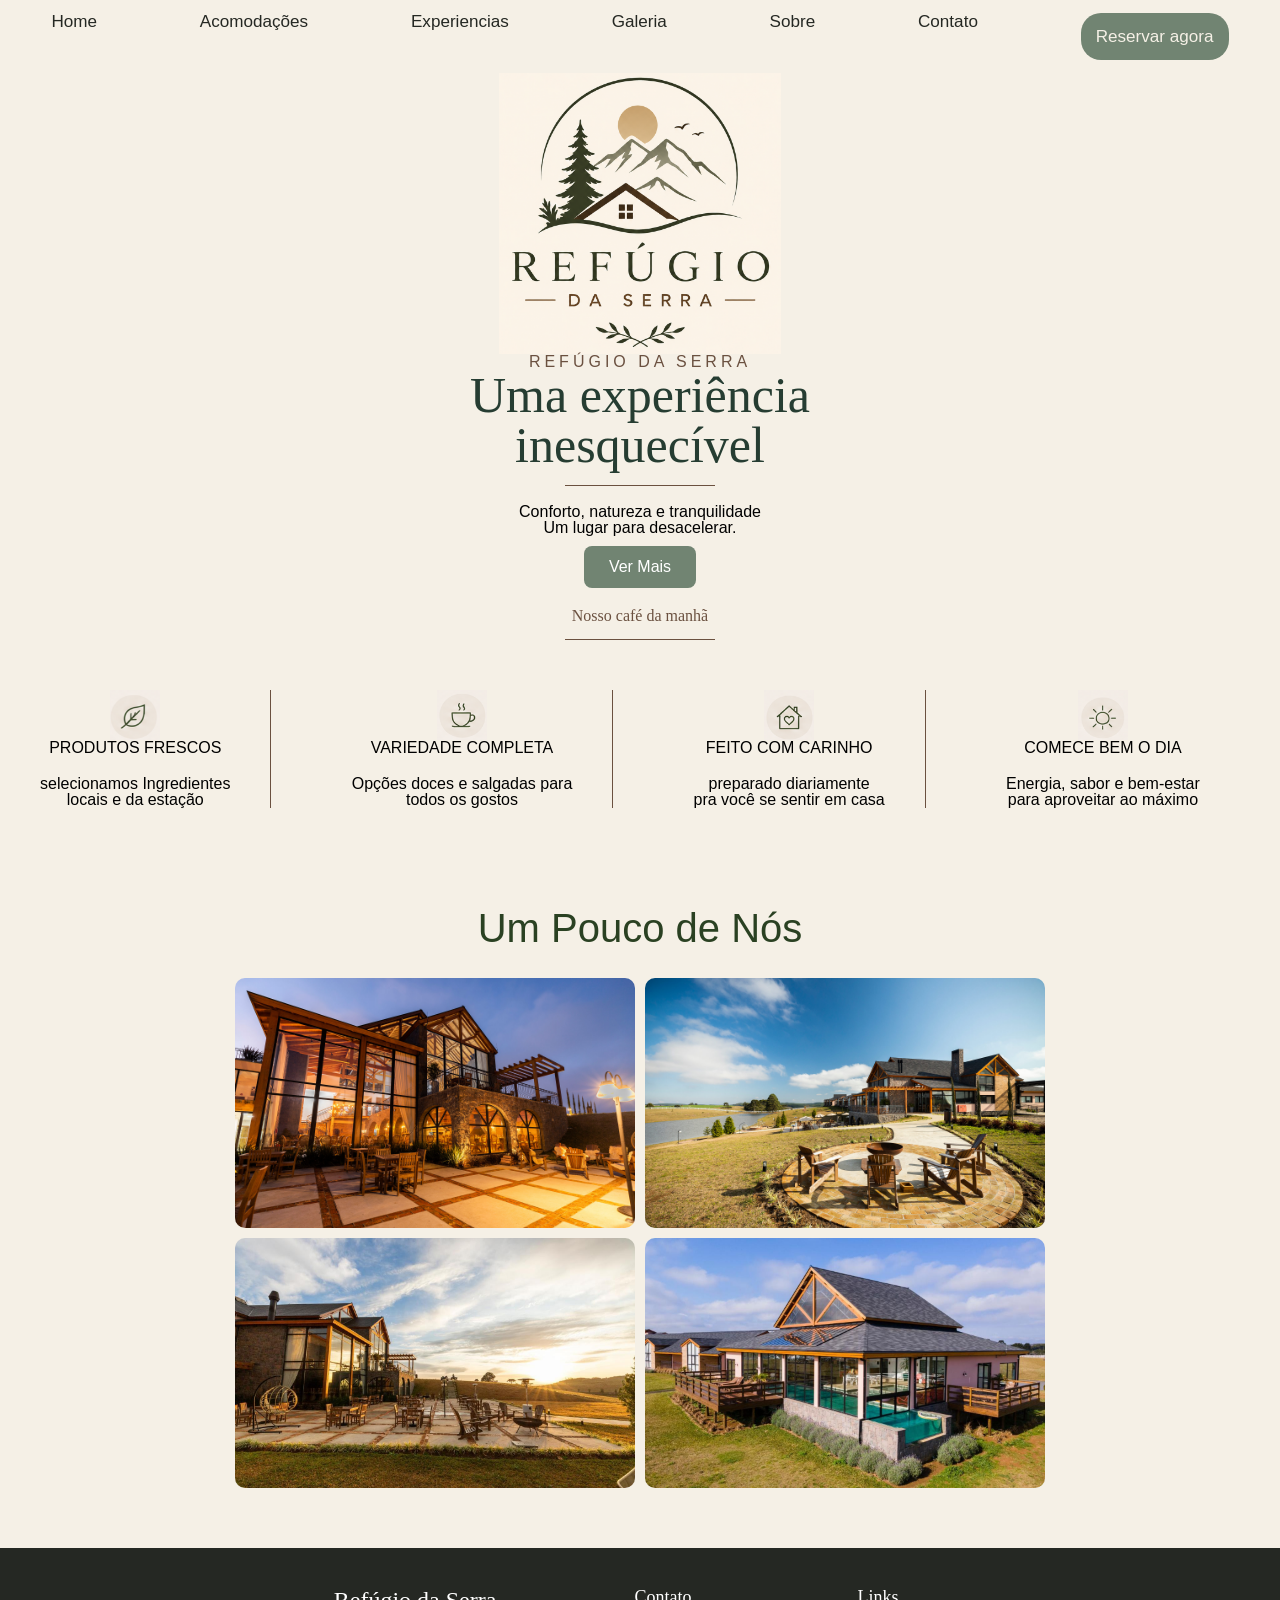
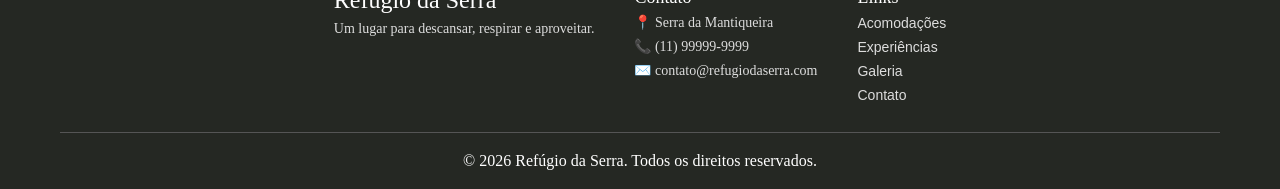
<file: pousada/index.html>
<!doctype html>
<html lang="pt-br">
  <head>
    <link rel="stylesheet" href="css/reset.css" />
    <link rel="stylesheet" href="css/style.css" />
    <meta charset="UTF-8" />
    <meta name="viewport" content="width=device-width, initial-scale=1.0" />
    <title>refúgiodaserra.com</title>
  </head>
  <body>
    <header>
      <nav>
        <a href="index.html">Home</a>
        <a href="galeria.html">Acomodações</a>
        <a href="">Experiencias</a>
        <a href="">Galeria</a>
        <a href="">Sobre</a>
        <a href="">Contato</a>
        <a class="especialreserva" href="fornulario.html">Reservar agora</a>
      </nav>
    </header>

    <div class="logofundo">
      <img src="images/logo.png" alt="Logo Refúgio da Serra" />

      <p>REFÚGIO DA SERRA</p>

      <h1>Uma experiência</h1>
      <h2>inesquecível</h2>

      <hr />

      <h3>Conforto, natureza e tranquilidade</h3>

      <h4>Um lugar para desacelerar.</h4>
      <a href="galeria.html">
        <button class="b1">Ver Mais</button>
      </a>
    </div>

    <h1 class="nosso">Nosso café da manhã</h1>

    <hr class="linha2" />

    <div class="logos">
      <div class="items">
        <img src="images/logo1.1.png" alt="" />
        <h6>PRODUTOS FRESCOS</h6>
        <p class="l1">selecionamos Ingredientes</p>
        <p class="l2">locais e da estação</p>
        <img class="mobile" src="images/c1.1.jfif" alt="" />
      </div>
      <div class="items">
        <img src="images/logo2.png" alt="" />
        <h6>VARIEDADE COMPLETA</h6>
        <p class="l1">Opções doces e salgadas para</p>
        <p class="l2">todos os gostos</p>
        <img class="mobile" src="images/c2.2.jfif" alt="" />
      </div>
      <div class="items">
        <img src="images/logo3.png" alt="" />
        <h6>FEITO COM CARINHO</h6>
        <p class="l1">preparado diariamente</p>
        <p class="l2">pra você se sentir em casa</p>
        <img class="mobile" src="images/c3.3.jfif" alt="" />
      </div>
      <div class="items">
        <img src="images/logo4.png" alt="" />
        <h6>COMECE BEM O DIA</h6>
        <p class="l1">Energia, sabor e bem-estar</p>
        <p class="l2">para aproveitar ao máximo</p>
        <img class="mobile" src="images/c4.4.jfif" alt="" />
      </div>
    </div>

    <section>
      <h6 class="ds">Um Pouco de Nós</h6>
      <div class="destaques">
        <img class="cv" src="images/p2.jpg" alt="" />
        <img class="cv" src="images/p3.jpg" alt="" />

        <img class="cv" src="images/p4.jfif" alt="" />
        <img class="cv" src="images/p1.jfif" alt="" />
      </div>
    </section>

    <footer>
      <div class="footer-conteudo">
        <div>
          <h2>Refúgio da Serra</h2>
          <p>Um lugar para descansar, respirar e aproveitar.</p>
        </div>

        <div>
          <h3>Contato</h3>
          <p>📍 Serra da Mantiqueira</p>
          <p>📞 (11) 99999-9999</p>
          <p>✉️ contato@refugiodaserra.com</p>
        </div>

        <div>
          <h3>Links</h3>
          <a href="">Acomodações</a>
          <a href="galeria.html">Experiências</a>
          <a href="galeria.html">Galeria</a>
          <a href="fornulario.html">Contato</a>
        </div>
      </div>

      <div class="footer-final">
        <p>© 2026 Refúgio da Serra. Todos os direitos reservados.</p>
      </div>
    </footer>
  </body>
</html>
</file>
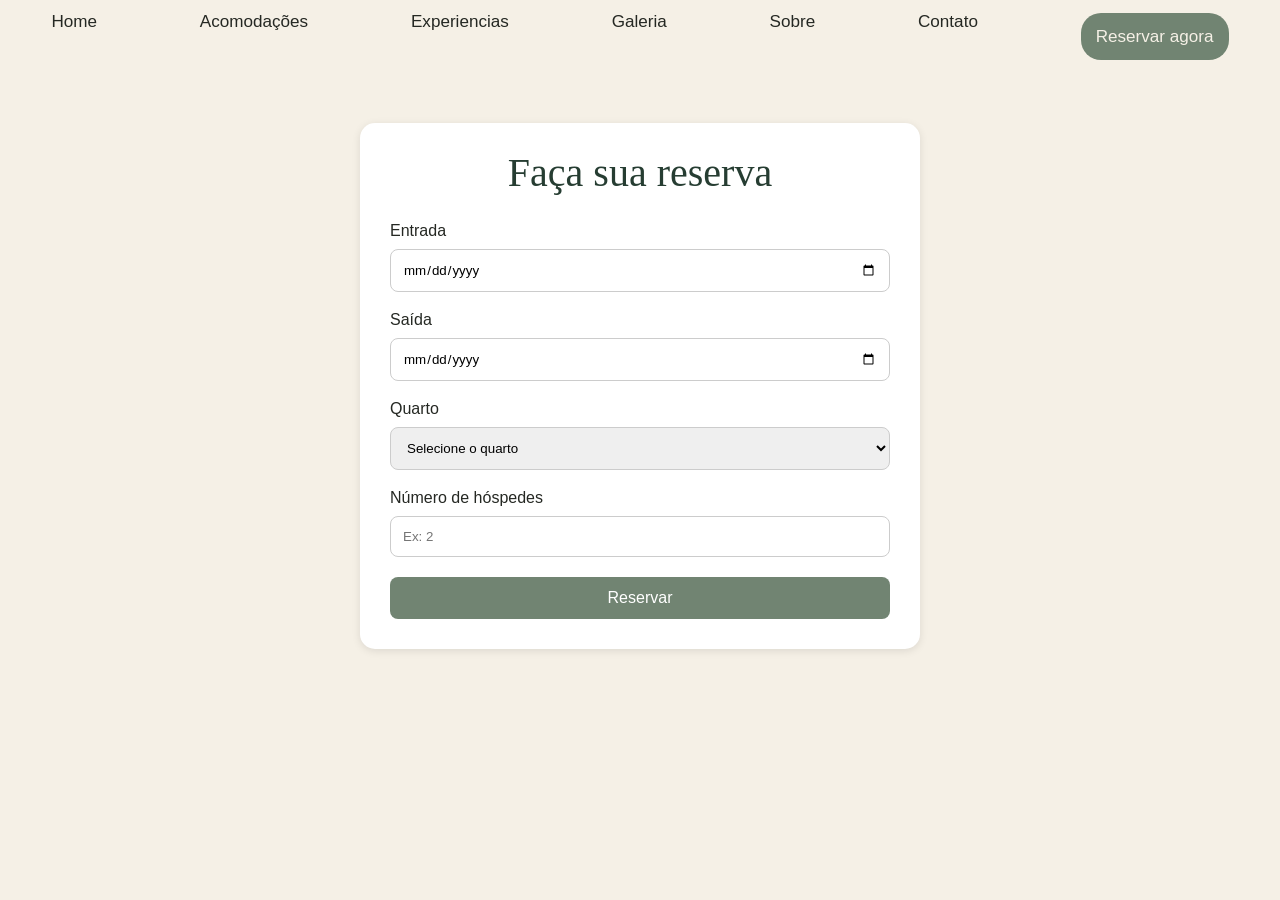
<file: pousada/fornulario.html>
<!doctype html>
<html lang="en">
  <head>
    <link rel="stylesheet" href="css/reset.css" />
    <link rel="stylesheet" href="css/style.css" />
    <meta charset="UTF-8" />
    <meta name="viewport" content="width=device-width, initial-scale=1.0" />
    <title>Document</title>
  </head>
  <body>
    <header>
      <nav>
        <a href="index.html">Home</a>
        <a href="galeria.html">Acomodações</a>
        <a href="">Experiencias</a>
        <a href="">Galeria</a>
        <a href="">Sobre</a>
        <a href="">Contato</a>
        <a class="especialreserva" href="">Reservar agora</a>
      </nav>

      <section class="reserva">
        <h1>Faça sua reserva</h1>

        <form>
          <label for="entrada">Entrada</label>
          <input type="date" id="entrada" />

          <label for="saida">Saída</label>
          <input type="date" id="saida" />

          <label for="quarto">Quarto</label>
          <select id="quarto">
            <option value="">Selecione o quarto</option>
            <option>Suíte Romântica</option>
            <option>Chalé da Serra</option>
            <option>Chalé Premium</option>
            <option>Quarto Aconchegante</option>
            <option>Refúgio com Piscina</option>
            <option>Experiência Natureza</option>
            <option>Refúgio Família</option>
            <option>Experiência Premium</option>
          </select>

          <label for="hospedes">Número de hóspedes</label>
          <input type="number" id="hospedes" min="1" placeholder="Ex: 2" />

          <button type="submit">Reservar</button>
        </form>
      </section>
    </header>
  </body>
</html>
</file>
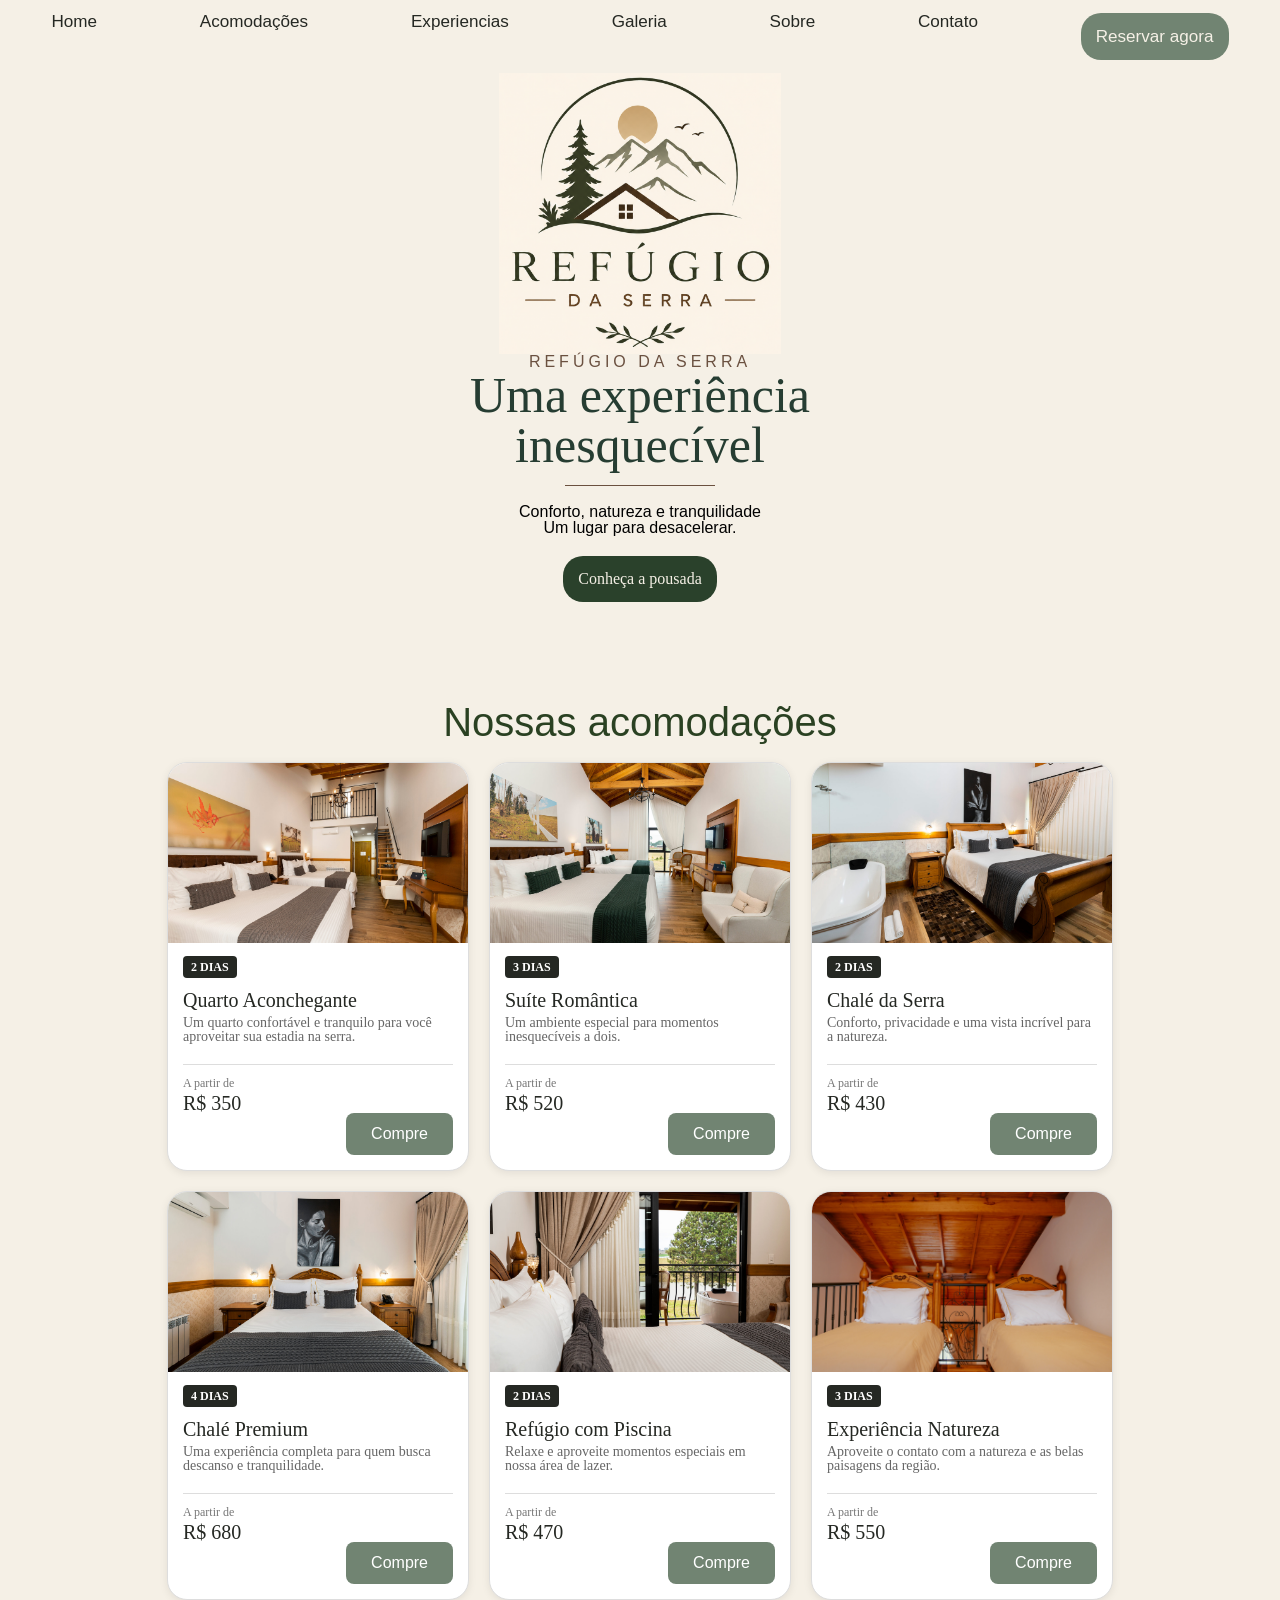
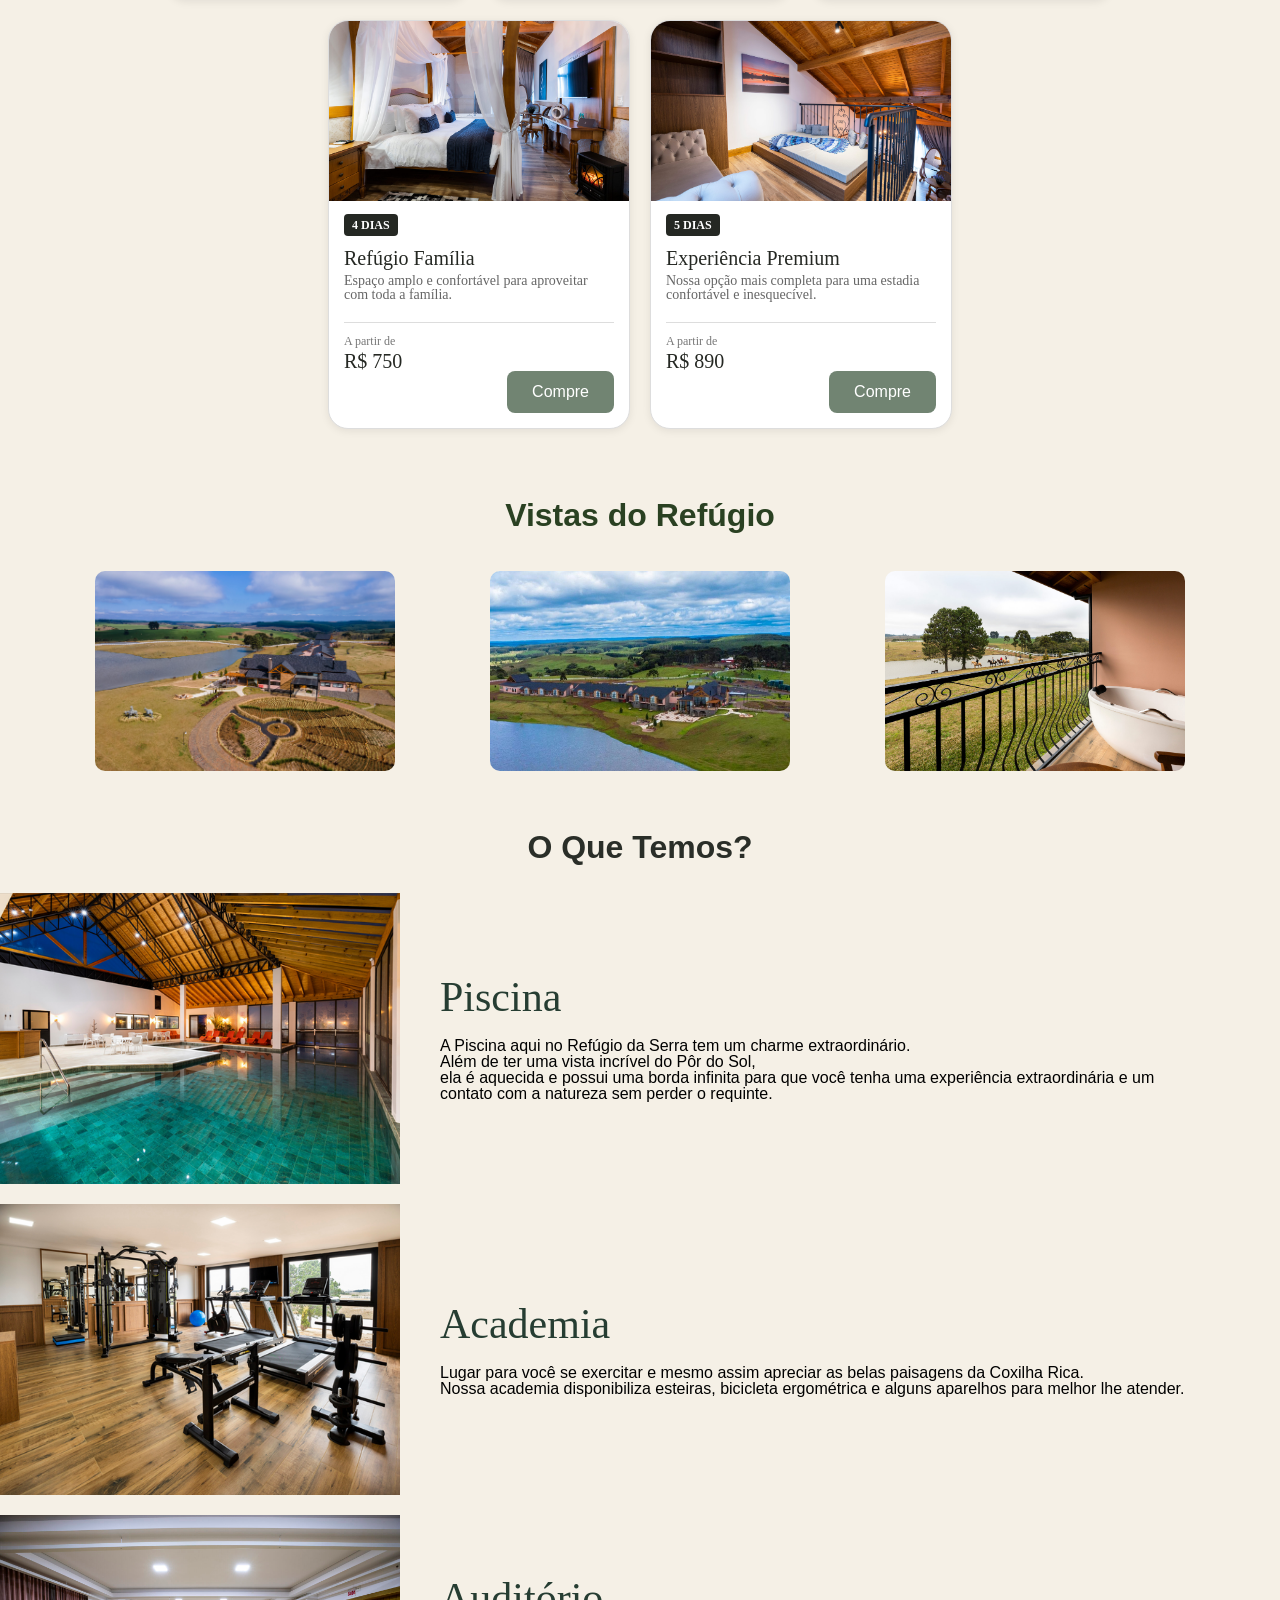
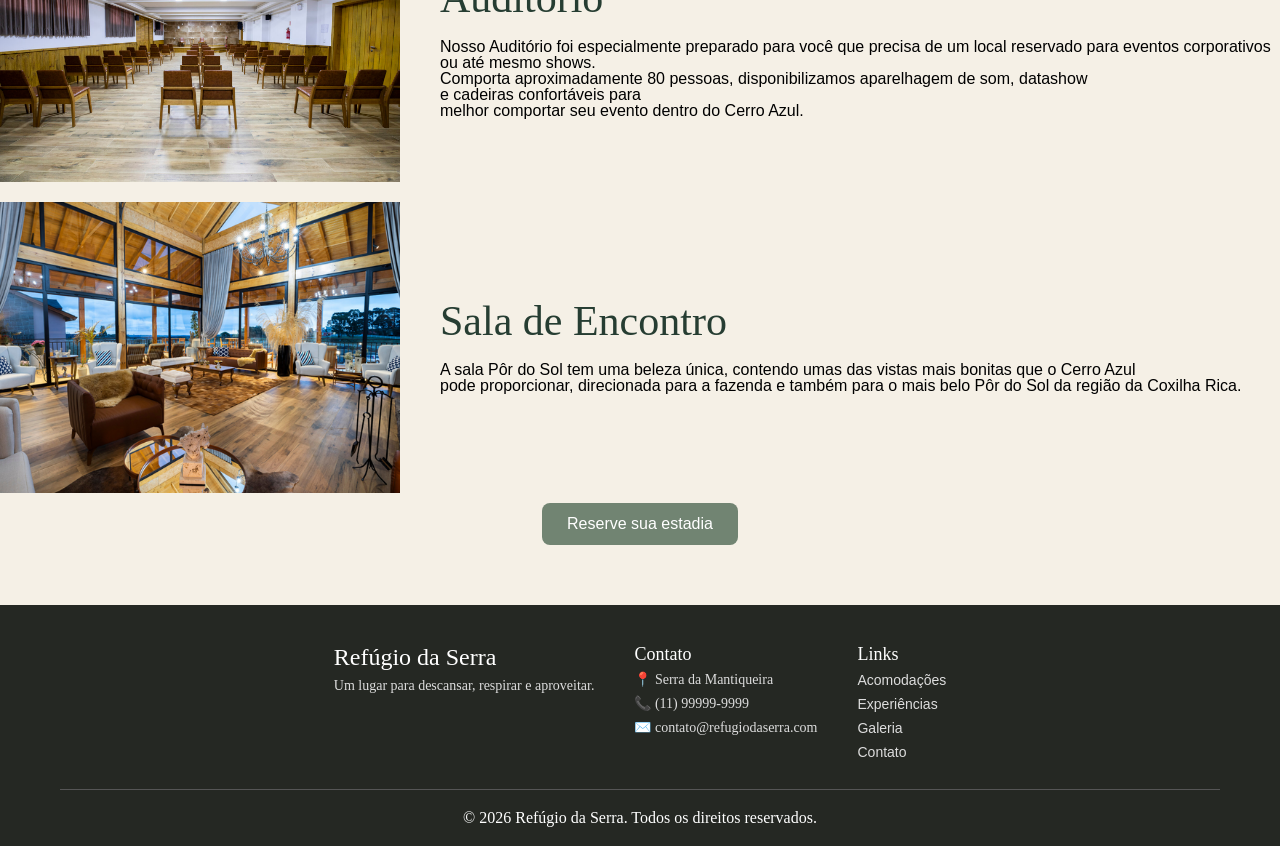
<file: pousada/galeria.html>
<!doctype html>
<html lang="pt-br">
  <head>
    <link rel="stylesheet" href="css/reset.css" />
    <link rel="stylesheet" href="css/style.css" />
    <meta charset="UTF-8" />
    <meta name="viewport" content="width=device-width, initial-scale=1.0" />
    <title>refúgiodaserra.com</title>
    <title>Refúgio da Serra</title>
  </head>

  <body>
    <header>
      <nav>
        <a href="index.html">Home</a>
        <a href="galeria.html">Acomodações</a>
        <a href="">Experiencias</a>
        <a href="">Galeria</a>
        <a href="">Sobre</a>
        <a href="">Contato</a>
        <a class="especialreserva" href="fornulario.html">Reservar agora</a>
      </nav>
    </header>

    <section class="logofundo">
      <img src="images/logo.png" alt="Logo Refúgio da Serra" />

      <p>REFÚGIO DA SERRA</p>

      <h1>Uma experiência</h1>
      <h2>inesquecível</h2>

      <hr />

      <h3>Conforto, natureza e tranquilidade</h3>
      <h4>Um lugar para desacelerar.</h4>

      <h5>Conheça a pousada</h5>
    </section>

    <h2 class="ds">Nossas acomodações</h2>

    <section class="dcb">
      <div class="card">
        <img class="cb" src="images/q2.jpg" alt="Quarto aconchegante" />

        <div class="card-info">
          <span class="dias">2 DIAS</span>

          <h2>Quarto Aconchegante</h2>

          <p>
            Um quarto confortável e tranquilo para você aproveitar sua estadia
            na serra.
          </p>

          <div class="preco">
            <span>A partir de</span>
            <strong>R$ 350</strong>
          </div>
          <div class="pag"><button>Compre</button></div>
        </div>
      </div>

      <div class="card">
        <img class="cb" src="images/q1.jpg" alt="Suíte romântica" />

        <div class="card-info">
          <span class="dias">3 DIAS</span>

          <h2>Suíte Romântica</h2>

          <p>Um ambiente especial para momentos inesquecíveis a dois.</p>

          <div class="preco">
            <span>A partir de</span>
            <strong>R$ 520</strong>
          </div>
          <div class="pag"><button>Compre</button></div>
        </div>
      </div>

      <div class="card">
        <img class="cb" src="images/q3.jpg" alt="Chalé da serra" />

        <div class="card-info">
          <span class="dias">2 DIAS</span>

          <h2>Chalé da Serra</h2>

          <p>Conforto, privacidade e uma vista incrível para a natureza.</p>

          <div class="preco">
            <span>A partir de</span>
            <strong>R$ 430</strong>
          </div>
          <div class="pag"><button>Compre</button></div>
        </div>
      </div>

      <div class="card">
        <img class="cb" src="images/q4.jpg" alt="Chalé premium" />

        <div class="card-info">
          <span class="dias">4 DIAS</span>

          <h2>Chalé Premium</h2>

          <p>
            Uma experiência completa para quem busca descanso e tranquilidade.
          </p>

          <div class="preco">
            <span>A partir de</span>
            <strong>R$ 680</strong>
          </div>
          <div class="pag"><button>Compre</button></div>
        </div>
      </div>

      <div class="card">
        <img class="cb" src="images/q5.jpg" alt="Piscina da pousada" />

        <div class="card-info">
          <span class="dias">2 DIAS</span>

          <h2>Refúgio com Piscina</h2>

          <p>Relaxe e aproveite momentos especiais em nossa área de lazer.</p>

          <div class="preco">
            <span>A partir de</span>
            <strong>R$ 470</strong>
          </div>
          <div class="pag"><button>Compre</button></div>
        </div>
      </div>

      <div class="card">
        <img class="cb" src="images/q6.jpg" alt="Natureza da pousada" />

        <div class="card-info">
          <span class="dias">3 DIAS</span>

          <h2>Experiência Natureza</h2>

          <p>
            Aproveite o contato com a natureza e as belas paisagens da região.
          </p>

          <div class="preco">
            <span>A partir de</span>
            <strong>R$ 550</strong>
          </div>
          <div class="pag"><button>Compre</button></div>
        </div>
      </div>

      <div class="card">
        <img class="cb" src="images/q7.jpg" alt="Acomodação para família" />

        <div class="card-info">
          <span class="dias">4 DIAS</span>

          <h2>Refúgio Família</h2>

          <p>Espaço amplo e confortável para aproveitar com toda a família.</p>

          <div class="preco">
            <span>A partir de</span>
            <strong>R$ 750</strong>
          </div>
          <div class="pag"><button>Compre</button></div>
        </div>
      </div>

      <div class="card">
        <img class="cb" src="images/q8.jpg" alt="Acomodação premium" />

        <div class="card-info">
          <span class="dias">5 DIAS</span>

          <h2>Experiência Premium</h2>

          <p>
            Nossa opção mais completa para uma estadia confortável e
            inesquecível.
          </p>

          <div class="preco">
            <span>A partir de</span>
            <strong>R$ 890</strong>
          </div>
          <div class="pag"><button>Compre</button></div>
        </div>
      </div>
    </section>

    <div class="dv">
      <h2 class="vistas">Vistas do Refúgio</h2>
    </div>

    <section class="vv">
      <img class="v1" src="images/v2.jpg" alt="Vista da serra" />

      <img class="v1" src="images/v3.jfif" alt="Paisagem da serra" />

      <img class="v1" src="images/v4.jpg" alt="Natureza da região" />
    </section>

    <h2 class="glrt">O Que Temos?</h2>

    <section>
      <div class="destaques1">
        <div class="it">
          <img class="cv1" src="images/o1.png" alt="Destaque da pousada" />

          <div>
            <h1 class="oqq">Piscina</h1>
            <p class="tx">
              A Piscina aqui no Refúgio da Serra tem um charme extraordinário.
              <br />
              Além de ter uma vista incrível do Pôr do Sol, <br />
              ela é aquecida e possui uma borda infinita para que você tenha uma
              experiência extraordinária e um <br />
              contato com a natureza sem perder o requinte.
            </p>
          </div>
        </div>

        <div class="it">
          <img class="cv1" src="images/o2.png" alt="Área da pousada" />

          <div>
            <h1 class="oqq">Academia</h1>
            <p class="tx">
              Lugar para você se exercitar e mesmo assim apreciar as belas
              paisagens da Coxilha Rica. <br />
              Nossa academia disponibiliza esteiras, bicicleta ergométrica e
              alguns aparelhos para melhor lhe atender.
            </p>
          </div>
        </div>

        <div class="it">
          <img class="cv1" src="images/o3.jpg" alt="Natureza" />

          <div>
            <h1 class="oqq">Auditório</h1>
            <p class="tx">
              Nosso Auditório foi especialmente preparado para você que precisa
              de um local reservado para eventos corporativos <br />
              ou até mesmo shows. <br />
              Comporta aproximadamente 80 pessoas, disponibilizamos aparelhagem
              de som, datashow <br />
              e cadeiras confortáveis para <br />
              melhor comportar seu evento dentro do Cerro Azul.
            </p>
          </div>
        </div>

        <div class="it">
          <img class="cv1" src="images/o4.png" alt="Paisagem" />

          <div>
            <h1 class="oqq">Sala de Encontro</h1>
            <p class="tx">
              A sala Pôr do Sol tem uma beleza única, contendo umas das vistas
              mais bonitas que o Cerro Azul <br />
              pode proporcionar, direcionada para a fazenda e também para o mais
              belo Pôr do Sol da região da Coxilha Rica.
            </p>
          </div>
        </div>
      </div>
    </section>

    <div class="dv dss">
      <a href="fornulario.html">
        <button>Reserve sua estadia</button>
      </a>
    </div>

    <footer>
      <div class="footer-conteudo">
        <div>
          <h2>Refúgio da Serra</h2>
          <p>Um lugar para descansar, respirar e aproveitar.</p>
        </div>

        <div>
          <h3>Contato</h3>
          <p>📍 Serra da Mantiqueira</p>
          <p>📞 (11) 99999-9999</p>
          <p>✉️ contato@refugiodaserra.com</p>
        </div>

        <div>
          <h3>Links</h3>
          <a href="">Acomodações</a>
          <a href="">Experiências</a>
          <a href="galeria.html">Galeria</a>
          <a href="fornulario.html">Contato</a>
        </div>
      </div>

      <div class="footer-final">
        <p>© 2026 Refúgio da Serra. Todos os direitos reservados.</p>
      </div>
    </footer>
  </body>
</html>
</file>
<file: pousada/css/style.css>
body{
    background-color: #F5F0E6;
}

nav{
    background-color: #F5F0E6;
    display: flex;
    justify-content: center;
    justify-content: space-around;
}

nav a{
    text-decoration: none;
    display: flex;
    font-size: 1.9vh;
    margin: 1%;
    font-family: 'Montserrat', sans-serif;
    color: #252823;
    transition: transform 0.3s;
}

.especialreserva{
    background-color:#718472;
    padding: 15px;
    color: #F5F0E6;
    border-radius: 20px;
}

nav a:hover{
    transform: translatey(-4px);
}

.logofundo{
    display: flex;
    background-color: #F5F0E6;
    align-items: center;
    flex-direction: column;
}

.logofundo img{
    width: 22%;
}

.logofundo .celu1{
    display: none;
}

.logofundo p{
    color: #6B5140;
    font-family: 'Montserrat', sans-serif;
    letter-spacing: 4px;
    font-weight: 500px;
}

.logofundo h1{
   font-family: 'Cormorant Garamond', serif;
    font-weight: 500;
    color: #263D32;
    font-size: 50px;
}

.logofundo h2{
   font-family: 'Cormorant Garamond', serif;
    font-weight: 500;
    color: #263D32;
    font-size: 50px;
}

hr{
    background-color: #6B5140;
    width: 150px;
    border: none;
    height: 1px;
    margin-top: 15px;
}

.logofundo h3{
    font-family: 'Montserrat', sans-serif;
    font-weight: 400;
    font-size: 16px;
    margin-top: 10px;

}

.logofundo h4{
    font-family: 'Montserrat', sans-serif;
    font-weight: 400;
    font-size: 16px;
}

.logofundo h5{
    background-color:#2a412b;
    padding: 15px;
    color: #F5F0E6;
    border-radius: 20px;
    margin-top: 20px;
}

.logos{
    display: flex;
   justify-content: space-around;
    margin-top: 50px;
    
}

.logos img{
    width: 50px;
    
}

.nosso{
    display: flex;
    justify-content: center;
    margin-top: 20px;
    color: #6B5140;
    font-family: 'Georgia', serif;
   
}

.linha2{
    background-color: #6B5140;
    width: 150px;
    border: none;
    height: 1px;
    margin-top: 15px;
}

.items{
    display: flex;
    align-items: center;
    flex-direction: column;
    padding-right: 40px;

}

.items h6{
    font-family: 'Montserrat', sans-serif;
}

.mobile{
    display: none;
}

a{
    font-family: 'Montserrat', sans-serif;
}

.l1{
    margin-top: 20px;
    font-family: 'Montserrat', sans-serif;
}

.l2{
    font-family: 'Montserrat', sans-serif;
}

.items:not(:last-child) {
    border-right: 1px solid #6B5140;
}

.celu1{
    display: none;
}

.ds{
    margin-top: 100px;
    display: flex;
    justify-content: center;
    font-family: 'Montserrat', sans-serif;
    font-size: 40px;
    color:#2a4122
}





.dcb {
    display: flex;
    justify-content: center;
    gap: 20px;
    flex-wrap: wrap;
    padding: 20px;
}


.card {
    width: 300px;
    background-color: white;
    border: 1px solid #ddd;
    border-radius: 20px;
    overflow: hidden;
    box-shadow: 0 2px 8px rgba(0, 0, 0, 0.08);
    transition: transform 0.3s ease;
}


.cb {
    width: 100%;
    height: 180px;
    object-fit: cover;
    display: block;
    
}

.card:hover{
    transform: translateY(-10px);
}


.card-info {
    padding: 15px;
}


.dias {
    display: inline-block;
    background-color: #252823;
    color: white;
    padding: 5px 8px;
    border-radius: 4px;
    font-size: 12px;
    font-weight: bold;
    margin-top: -30px;
    position: relative;
}


.card-info h2 {
    font-size: 20px;
    margin: 12px 0 6px;
    color: #252823;
}


.card-info p {
    font-size: 14px;
    color: #666;
    margin-bottom: 20px;
}


.preco {
    border-top: 1px solid #ddd;
    padding-top: 12px;
}


.preco span {
    display: block;
    font-size: 12px;
    color: #777;
}


.preco strong {
    display: block;
    font-size: 20px;
    color: #252823;
    margin-top: 4px;
}


.dv{
    display: flex;
    justify-content: center;
    margin-top: 50px;
}

.vistas{
    font-family: 'Montserrat', sans-serif;
    font-size: 32px;
    font-weight: 600;
    color: #2a4122;
    
}

.v1{
    width: 300px;
    height: 200px;
    object-fit: cover;
    border-radius: 10px;
}

.vv{
    display: flex;
    justify-content: space-evenly;
    margin-top: 40px;
}

button {
    background-color: #718472;
    color: white;
    border: none;
    padding: 12px 25px;
    border-radius: 8px;
    font-size: 16px;
    cursor: pointer;
}

button:hover{
    transform: translateY(-3px);
}



footer {
    background-color: #252823;
    color: white;
    margin-top: 60px;
    padding: 40px 60px 20px;
    clear: both;
}

.footer-conteudo {
    display: flex;
    justify-content: center;
    gap: 40px;
}

.footer-conteudo div {
    display: flex;
    flex-direction: column;
    gap: 10px;
}

.footer-conteudo h2 {
    font-size: 24px;
}

.footer-conteudo h3 {
    font-size: 18px;
}

.footer-conteudo p,
.footer-conteudo a {
    font-size: 14px;
    color: #ddd;
}

.footer-conteudo a {
    text-decoration: none;
}

.footer-conteudo a:hover {
    color: white;
}

.footer-final {
    border-top: 1px solid #555;
    margin-top: 30px;
    padding-top: 20px;
    text-align: center;
}

.glrt {
    font-family: 'Montserrat', sans-serif;
    font-size: 32px;
    font-weight: 600;
    color: #2a2e28;
    text-align: center;
    margin-bottom: 30px;
}

.cv {
    width: 100%;
    height: 250px;
    object-fit: cover;
    border-radius: 10px;
}

.destaques {
    display: grid;
    grid-template-columns: 400px 400px;
    justify-content: center;
    gap: 10px;
    margin-top: 30px;
}

.dss{
    margin-top: 10px;
}

.pag{
    display: flex;
    justify-content: end;
}

.b1{
    margin-top: 10px;
}

.glrt{
    margin-top: 60px;
}

.cv1{
    width: 400px;
    height: 50%;
    gap: 30px;
}

.it{
    display: flex;
    align-items: center;
    gap: 40px;
}

.oqq{
    font-family: 'Cormorant Garamond', serif;
    font-size: 42px;
    font-weight: 500;
    color: #263D32;
    margin-bottom: 20px;
}

.tx{
    font-family: 'Montserrat', sans-serif;
}

.destaques1{ 
    display: flex;
    flex-direction: column;
    gap: 20px;
}

.reserva {
    width: 500px;
    margin: 50px auto;
    padding: 30px;
    background-color: white;
    border-radius: 15px;
    box-shadow: 0 2px 8px rgba(0,0,0,0.1);
}

.reserva h1 {
    font-family: 'Cormorant Garamond', serif;
    color: #263D32;
    text-align: center;
    font-size: 40px;
    margin-bottom: 30px;
}

.reserva form {
    display: flex;
    flex-direction: column;
    gap: 10px;
}

.reserva label {
    font-family: 'Montserrat', sans-serif;
    color: #252823;
}

.reserva input,
.reserva select {
    padding: 12px;
    border: 1px solid #ccc;
    border-radius: 8px;
    font-family: 'Montserrat', sans-serif;
    margin-bottom: 10px;
}

.reserva button {
    background-color: #718472;
    color: white;
    border: none;
    padding: 12px;
    border-radius: 8px;
    font-family: 'Montserrat', sans-serif;
    cursor: pointer;
}

@media (max-width:768px) {

    body{
    background-color: #F5F0E6;
    overflow-x: hidden;
}

nav{
    background-color: #F5F0E6;
    display: flex;
    flex-wrap: wrap;
    justify-content: space-around;
}

nav a{
    text-decoration: none;
    display: flex;
    font-size: 1.9vh;
    margin: 1%;
    font-family: 'Montserrat', sans-serif;
    color: #252823;
    transition: transform 0.3s;
}



.especialreserva{
    background-color:#718472;
    padding: 15px;
    color: #F5F0E6;
    border-radius: 20px;
}

nav a:hover{
    transform: translatey(-4px);
}

.logofundo{
    display: flex;
    background-color: #F5F0E6;
    align-items: center;
    flex-direction: column;
}

.logofundo img{
    display: flex;
    width: 22%;
    display: block;
}

.logofundo p{
    color: #6B5140;
    font-family: 'Montserrat', sans-serif;
    letter-spacing: 4px;
    font-weight: 500px;
}

.logofundo h1{
   font-family: 'Cormorant Garamond', serif;
    font-weight: 100;
    color: #263D32;
    font-size: 30px;
    margin-top: 20px;
}

.logofundo h2{
   font-family: 'Cormorant Garamond', serif;
    font-weight: 100;
    color: #263D32;
    font-size: 30px;
}

hr{
    background-color: #6B5140;
    width: 150px;
    border: none;
    height: 1px;
    margin-top: 15px;
}

.logofundo h3{
    font-family: 'Montserrat', sans-serif;
    font-weight: 400;
    font-size: 16px;
    margin-top: 10px;
    margin-left: 20px;
    display: none;
}

.logofundo h4{
    font-family: 'Montserrat', sans-serif;
    font-weight: 400;
    font-size: 16px;
    display: none;
}

.logofundo h5{
    background-color:#2a412b;
    padding: 15px;
    color: #F5F0E6;
    border-radius: 20px;
    margin-top: 20px;
}

.destaques {
    display: flex;
    justify-content: center;
    gap: 10px;
    margin-top: 30px;
    flex-wrap: wrap;
}

.cv {
    width: 70%;
    height: 250px;
    object-fit: cover;
    border-radius: 10px;
}

.logos{
    display: flex;
    justify-content: space-around;
    flex-direction: column;
    margin-top: 50px;
    
}

.logos img{
    width: 50px;
    margin-top: 30px;
    
}

.nosso{
    display: flex;
    justify-content: center;
    margin-top: 20px;
    color: #6B5140;
    font-family: 'Georgia', serif;
   
}

.linha2{
    background-color: #6B5140;
    width: 150px;
    border: none;
    height: 1px;
    margin-top: 15px;
}


.logofundo .celu1{
    display: block;
    width: 80%;
    max-width: 350px;
    
}

.items{
    display: flex;
    align-items: center;
    flex-direction: column;
    width: 100%;
    padding-right: 0;
}



.logos .mobile{
    display: block;
    width:60%;
    max-width: 500px;
    height: auto;
    object-fit: cover;
    margin-top: 30px;
    border-radius: 15px;
}

.items h6{
    font-family: 'Montserrat', sans-serif;
}

.l1{
    margin-top: 20px;
    font-family: 'Montserrat', sans-serif;
    display: none;
}

.l2{
    font-family: 'Montserrat', sans-serif;
    display: none;
}

.items:not(:last-child) {
    border-right: 1px solid #6B5140;


}

.destaques1{
    display: none;
}

.vv{
    display: none;
}

.vistas{
    display: none;
}

.glrt{
    display: none;
}

}
</file>
